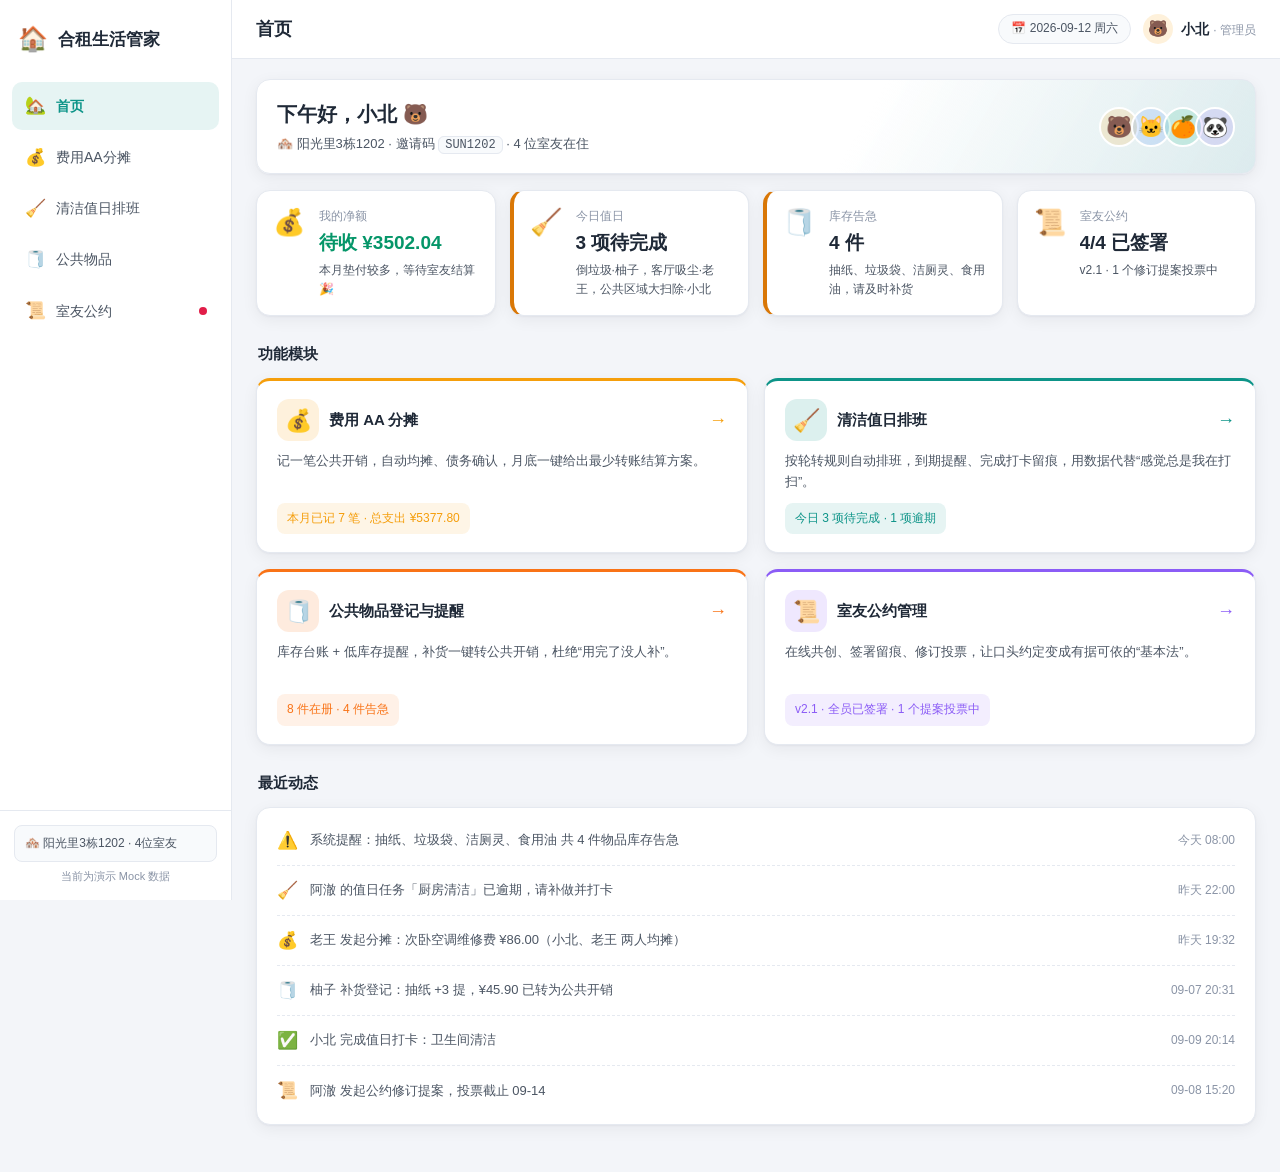
<file: index.html>
<!DOCTYPE html>
<html lang="zh-CN">
<head>
  <meta charset="UTF-8" />
  <meta name="viewport" content="width=device-width, initial-scale=1.0" />
  <title>合租生活管家</title>
  <!-- 自包含单文件版：CSS / Mock 数据 / 应用逻辑已全部内联，可单独部署 -->
  <style>
/* ============================================================
   合租生活管家 - 全局样式
   ============================================================ */
:root {
  --bg: #f3f5f9;
  --panel: #ffffff;
  --panel-2: #f8fafc;
  --text: #1f2937;
  --text-2: #4b5563;
  --muted: #8a94a6;
  --border: #e5e9f0;
  --primary: #0d9488;
  --primary-weak: #0d94881a;
  --danger: #e11d48;
  --danger-weak: #e11d481a;
  --warn: #d97706;
  --warn-weak: #d977061a;
  --ok: #059669;
  --ok-weak: #0596691a;
  --info: #6366f1;
  --info-weak: #6366f11a;
  --radius: 14px;
  --shadow: 0 1px 2px rgba(16, 24, 40, .04), 0 4px 16px rgba(16, 24, 40, .06);
  --sidebar-w: 232px;
}

@media (prefers-color-scheme: dark) {
  :root {
    --bg: #10141b;
    --panel: #1a212b;
    --panel-2: #202936;
    --text: #e5e9f0;
    --text-2: #c3cad6;
    --muted: #8a94a6;
    --border: #2a3442;
    --primary: #2dd4bf;
    --primary-weak: #2dd4bf22;
    --danger: #fb7185;
    --danger-weak: #fb718522;
    --warn: #fbbf24;
    --warn-weak: #fbbf2422;
    --ok: #34d399;
    --ok-weak: #34d39922;
    --info: #818cf8;
    --info-weak: #818cf822;
    --shadow: 0 1px 2px rgba(0, 0, 0, .3), 0 4px 16px rgba(0, 0, 0, .25);
  }
}

* { box-sizing: border-box; margin: 0; padding: 0; }

html, body { height: 100%; }

body {
  font-family: -apple-system, BlinkMacSystemFont, "Segoe UI", "PingFang SC",
    "Hiragino Sans GB", "Microsoft YaHei", "Noto Sans SC", sans-serif;
  background: var(--bg);
  color: var(--text);
  font-size: 14px;
  line-height: 1.6;
}

/* ---------------- 布局 ---------------- */
.layout { display: flex; min-height: 100vh; }

.main { flex: 1; min-width: 0; display: flex; flex-direction: column; }

.page { padding: 20px 24px 48px; max-width: 1200px; width: 100%; margin: 0 auto; }

/* ---------------- 侧边栏 ---------------- */
.sidebar {
  width: var(--sidebar-w);
  flex-shrink: 0;
  background: var(--panel);
  border-right: 1px solid var(--border);
  display: flex;
  flex-direction: column;
  position: sticky;
  top: 0;
  height: 100vh;
}

.logo {
  display: flex;
  align-items: center;
  gap: 10px;
  padding: 20px 18px 16px;
  font-size: 17px;
  font-weight: 700;
}
.logo-icon { font-size: 24px; }

.nav { display: flex; flex-direction: column; gap: 4px; padding: 8px 12px; flex: 1; }

.nav-item {
  display: flex;
  align-items: center;
  gap: 10px;
  padding: 10px 12px;
  border-radius: 10px;
  color: var(--text-2);
  text-decoration: none;
  font-weight: 500;
  transition: background .15s, color .15s;
  position: relative;
}
.nav-item:hover { background: var(--panel-2); color: var(--text); }
.nav-item.active { background: var(--primary-weak); color: var(--primary); font-weight: 600; }
.nav-icon { font-size: 17px; width: 22px; text-align: center; }

.nav-dot {
  position: absolute;
  right: 12px;
  top: 50%;
  transform: translateY(-50%);
  width: 8px; height: 8px;
  border-radius: 50%;
  background: var(--danger);
}

.sidebar-footer { padding: 14px; border-top: 1px solid var(--border); display: grid; gap: 6px; }
.house-chip {
  font-size: 12px;
  background: var(--panel-2);
  border: 1px solid var(--border);
  border-radius: 8px;
  padding: 8px 10px;
  color: var(--text-2);
}
.demo-chip { font-size: 11px; color: var(--muted); text-align: center; }

/* ---------------- 顶栏 ---------------- */
.topbar {
  display: flex;
  align-items: center;
  justify-content: space-between;
  gap: 12px;
  padding: 14px 24px;
  background: var(--panel);
  border-bottom: 1px solid var(--border);
  position: sticky;
  top: 0;
  z-index: 10;
}
.topbar h1 { font-size: 18px; font-weight: 700; }
.topbar-right { display: flex; align-items: center; gap: 12px; }
.today-chip {
  font-size: 12px;
  color: var(--text-2);
  background: var(--panel-2);
  border: 1px solid var(--border);
  border-radius: 999px;
  padding: 4px 12px;
}
.user-chip { display: flex; align-items: center; gap: 8px; font-weight: 600; }
.user-chip em { font-style: normal; color: var(--muted); font-weight: 400; font-size: 12px; }

/* ---------------- 头像 / 成员 ---------------- */
.avatar {
  display: inline-flex;
  align-items: center;
  justify-content: center;
  width: 30px; height: 30px;
  border-radius: 50%;
  font-size: 16px;
  flex-shrink: 0;
}
.avatar-lg { width: 40px; height: 40px; font-size: 21px; }

.member-chip {
  display: inline-flex;
  align-items: center;
  gap: 6px;
  font-size: 13px;
  color: var(--text-2);
}
.member-chip .avatar { width: 22px; height: 22px; font-size: 12px; }

/* ---------------- 卡片 ---------------- */
.card {
  background: var(--panel);
  border: 1px solid var(--border);
  border-radius: var(--radius);
  box-shadow: var(--shadow);
  padding: 18px 20px;
}
.card-accent { border-left: 4px solid var(--primary); }
.card-title { font-size: 15px; font-weight: 700; margin-bottom: 14px; display: flex; align-items: baseline; gap: 8px; flex-wrap: wrap; }
.card-title-sub { font-size: 12px; font-weight: 400; color: var(--muted); }
.card-foot { font-size: 12px; color: var(--muted); margin-top: 12px; }

.section-title { font-size: 15px; font-weight: 700; margin: 26px 2px 12px; }

.cols-2 { display: grid; grid-template-columns: 1fr 1fr; gap: 16px; align-items: start; }
.stack { display: grid; gap: 16px; }

.stat-row { display: grid; grid-template-columns: repeat(4, 1fr); gap: 14px; margin-bottom: 4px; }
.stat-card { display: flex; gap: 14px; align-items: flex-start; padding: 16px; }
.stat-card.warn { border-left: 4px solid var(--warn); }
.stat-icon { font-size: 26px; line-height: 1.2; }
.stat-body { min-width: 0; }
.stat-label { font-size: 12px; color: var(--muted); }
.stat-value { font-size: 19px; font-weight: 700; margin: 2px 0; white-space: nowrap; overflow: hidden; text-overflow: ellipsis; }
.stat-sub { font-size: 12px; color: var(--text-2); }

/* ---------------- 首页 ---------------- */
.hero {
  display: flex;
  align-items: center;
  justify-content: space-between;
  gap: 16px;
  margin-bottom: 16px;
  background: linear-gradient(120deg, var(--panel) 60%, var(--primary-weak));
}
.hero h2 { font-size: 20px; }
.hero-sub { color: var(--text-2); font-size: 13px; margin-top: 4px; }
.hero-sub code { background: var(--panel-2); border: 1px solid var(--border); border-radius: 6px; padding: 1px 6px; font-size: 12px; }
.hero-members { display: flex; gap: -8px; }
.hero-members .avatar { margin-left: -8px; border: 2px solid var(--panel); }
.hero-members .avatar:first-child { margin-left: 0; }

.module-grid { display: grid; grid-template-columns: repeat(2, 1fr); gap: 16px; }
.module-card { cursor: pointer; transition: transform .15s, box-shadow .15s; border-top: 3px solid var(--mc); }
.module-card:hover { transform: translateY(-2px); box-shadow: 0 8px 24px rgba(16, 24, 40, .1); }
.module-card:focus-visible { outline: 2px solid var(--primary); outline-offset: 2px; }
.module-head { display: flex; align-items: center; gap: 10px; }
.module-icon {
  width: 42px; height: 42px;
  display: inline-flex; align-items: center; justify-content: center;
  font-size: 22px;
  background: color-mix(in srgb, var(--mc) 14%, transparent);
  border-radius: 12px;
}
.module-name { font-size: 15px; font-weight: 700; flex: 1; }
.module-arrow { color: var(--mc); font-size: 18px; font-weight: 700; }
.module-desc { color: var(--text-2); font-size: 13px; margin: 10px 0; min-height: 42px; }
.module-mini {
  font-size: 12px;
  color: var(--mc);
  background: color-mix(in srgb, var(--mc) 10%, transparent);
  border-radius: 8px;
  padding: 6px 10px;
  display: inline-block;
}

.activity-card { padding: 8px 20px; }
.activity-list { list-style: none; }
.activity-list li {
  display: flex;
  align-items: center;
  gap: 12px;
  padding: 11px 0;
  border-bottom: 1px dashed var(--border);
}
.activity-list li:last-child { border-bottom: none; }
.activity-icon { font-size: 17px; }
.activity-text { flex: 1; color: var(--text-2); font-size: 13px; }
.activity-time { color: var(--muted); font-size: 12px; white-space: nowrap; }

/* ---------------- 徽章 / 标签 ---------------- */
.badge {
  display: inline-block;
  font-size: 12px;
  border-radius: 999px;
  padding: 2px 10px;
  font-weight: 500;
  white-space: nowrap;
}
.badge-ok { background: var(--ok-weak); color: var(--ok); }
.badge-warn { background: var(--warn-weak); color: var(--warn); }
.badge-danger { background: var(--danger-weak); color: var(--danger); }
.badge-info { background: var(--info-weak); color: var(--info); }
.badge-today { background: var(--primary-weak); color: var(--primary); margin-left: 6px; }

.tag {
  display: inline-block;
  font-size: 11px;
  color: var(--muted);
  border: 1px solid var(--border);
  border-radius: 6px;
  padding: 0 6px;
  margin-left: 6px;
  vertical-align: middle;
}

.cat-badge {
  display: inline-block;
  font-size: 12px;
  color: var(--cc);
  background: color-mix(in srgb, var(--cc) 12%, transparent);
  border-radius: 6px;
  padding: 2px 8px;
  font-weight: 500;
}

.text-green { color: var(--ok); }
.text-red { color: var(--danger); }
.text-muted { color: var(--muted); }
.small { font-size: 12px; }

/* ---------------- 表格 ---------------- */
.table-wrap { overflow-x: auto; }
.table { width: 100%; border-collapse: collapse; font-size: 13px; }
.table th {
  text-align: left;
  font-size: 12px;
  color: var(--muted);
  font-weight: 500;
  padding: 8px 10px;
  border-bottom: 1px solid var(--border);
  white-space: nowrap;
}
.table td { padding: 10px; border-bottom: 1px solid var(--border); vertical-align: middle; }
.table tbody tr:last-child td { border-bottom: none; }
.table tbody tr:hover { background: var(--panel-2); }
.td-num { text-align: right; font-variant-numeric: tabular-nums; white-space: nowrap; }
.td-date { color: var(--muted); white-space: nowrap; font-variant-numeric: tabular-nums; }
.td-note { max-width: 260px; }
.row-today td { background: var(--primary-weak); }
.empty { color: var(--muted); text-align: center; padding: 16px; list-style: none; }

/* ---------------- 按钮 ---------------- */
.btn {
  display: inline-flex;
  align-items: center;
  justify-content: center;
  gap: 6px;
  border: 1px solid transparent;
  border-radius: 10px;
  padding: 8px 16px;
  font-size: 13px;
  font-weight: 600;
  cursor: pointer;
  transition: filter .15s, background .15s;
  font-family: inherit;
}
.btn:hover { filter: brightness(1.06); }
.btn:active { filter: brightness(.96); }
.btn-primary { background: var(--primary); color: #fff; }
.btn-outline { background: transparent; border-color: var(--border); color: var(--text-2); }
.btn-outline:hover { background: var(--panel-2); }
.btn-sm { padding: 4px 10px; font-size: 12px; border-radius: 8px; }
.btn-block { width: 100%; margin-top: 12px; }

/* ---------------- 费用模块 ---------------- */
.balance-list, .settle-list { list-style: none; }
.balance-row {
  display: flex;
  align-items: center;
  gap: 10px;
  padding: 9px 0;
  border-bottom: 1px dashed var(--border);
}
.balance-row:last-child { border-bottom: none; }
.balance-name { flex: 1; font-weight: 500; }
.balance-amt { font-weight: 700; font-variant-numeric: tabular-nums; }

.settle-row {
  display: flex;
  align-items: center;
  gap: 10px;
  padding: 10px 0;
  border-bottom: 1px dashed var(--border);
  flex-wrap: wrap;
}
.settle-row:last-of-type { border-bottom: none; }
.settle-arrow { color: var(--muted); }
.settle-amt { margin-left: auto; font-weight: 700; color: var(--danger); font-variant-numeric: tabular-nums; }

.expense-form { display: grid; gap: 14px; }
.form-grid { display: grid; grid-template-columns: repeat(3, 1fr); gap: 12px; }
.field { display: grid; gap: 6px; font-size: 13px; color: var(--text-2); }
.field > span { font-weight: 500; }
.field-wide { grid-column: 1 / -1; }
.field input, .field select {
  border: 1px solid var(--border);
  background: var(--panel-2);
  color: var(--text);
  border-radius: 10px;
  padding: 9px 12px;
  font-size: 14px;
  font-family: inherit;
  width: 100%;
}
.field input:focus, .field select:focus { outline: 2px solid var(--primary); outline-offset: -1px; }

.split-checks { display: flex; gap: 10px; flex-wrap: wrap; }
.check-chip {
  display: inline-flex;
  align-items: center;
  gap: 6px;
  border: 1px solid var(--border);
  background: var(--panel-2);
  border-radius: 999px;
  padding: 5px 12px 5px 6px;
  cursor: pointer;
  font-size: 13px;
  color: var(--text-2);
  user-select: none;
}
.check-chip:has(input:checked) { border-color: var(--primary); background: var(--primary-weak); color: var(--primary); font-weight: 600; }
.check-chip input { accent-color: var(--primary); }
.form-actions { display: flex; justify-content: flex-end; }

/* ---------------- 值日模块 ---------------- */
.chore-list { list-style: none; display: grid; gap: 8px; }
.chore-row {
  display: flex;
  align-items: center;
  gap: 10px;
  background: var(--panel-2);
  border: 1px solid var(--border);
  border-radius: 10px;
  padding: 9px 12px;
  flex-wrap: wrap;
}
.chore-task { font-weight: 600; flex: 1; min-width: 90px; }
.chore-row .btn { margin-left: auto; }
.freq { display: block; font-size: 11px; color: var(--muted); }

.rotation { display: flex; align-items: center; gap: 6px; flex-wrap: wrap; margin-bottom: 10px; }
.rot-item { display: inline-flex; align-items: center; gap: 6px; }
.rot-arrow { color: var(--muted); font-weight: 700; }
.rule-text { font-size: 13px; color: var(--text-2); margin-bottom: 14px; }

.fair-stats { display: grid; gap: 8px; }
.fair-row { display: flex; align-items: center; gap: 10px; }
.fair-name { width: 42px; font-size: 13px; font-weight: 500; }
.fair-row .bar { flex: 1; }
.fair-num { font-size: 12px; color: var(--text-2); font-variant-numeric: tabular-nums; white-space: nowrap; }
.fair-num em { font-style: normal; }

.bar { height: 8px; background: var(--panel-2); border: 1px solid var(--border); border-radius: 999px; overflow: hidden; }
.bar-fill { height: 100%; background: var(--primary); border-radius: 999px; transition: width .3s; }
.bar-fill.ok { background: var(--ok); }
.bar-fill.warn { background: var(--warn); }

/* ---------------- 物品模块 ---------------- */
.alert {
  border-radius: var(--radius);
  padding: 12px 16px;
  font-size: 13px;
  margin-bottom: 16px;
  border: 1px solid;
}
.alert-warn { background: var(--warn-weak); border-color: color-mix(in srgb, var(--warn) 35%, transparent); color: var(--text); }
.alert-ok { background: var(--ok-weak); border-color: color-mix(in srgb, var(--ok) 35%, transparent); color: var(--text); }

.item-grid { display: grid; grid-template-columns: repeat(4, 1fr); gap: 14px; margin-bottom: 16px; }
.item-card { padding: 16px; display: grid; gap: 10px; }
.item-head { display: flex; align-items: center; gap: 10px; }
.item-icon {
  width: 40px; height: 40px;
  display: inline-flex; align-items: center; justify-content: center;
  font-size: 21px;
  background: var(--panel-2);
  border-radius: 10px;
}
.item-title { flex: 1; min-width: 0; }
.item-name { font-weight: 700; }
.item-loc { font-size: 12px; color: var(--muted); }
.item-stock { font-size: 13px; color: var(--text-2); }
.item-stock b { font-size: 17px; color: var(--text); }
.item-actions { display: flex; gap: 8px; }
.item-actions .btn { flex: 1; }

/* ---------------- 公约模块 ---------------- */
.pact-head {
  display: flex;
  align-items: center;
  justify-content: space-between;
  gap: 16px;
  margin-bottom: 16px;
  flex-wrap: wrap;
}
.pact-head h2 { font-size: 18px; display: flex; align-items: center; gap: 8px; }

.clause-list { list-style: none; display: grid; gap: 4px; counter-reset: none; }
.clause { padding: 10px 0; border-bottom: 1px dashed var(--border); }
.clause:last-child { border-bottom: none; }
.clause b { font-size: 14px; }
.clause p { color: var(--text-2); font-size: 13px; margin-top: 2px; }

.proposal-title { font-weight: 600; margin: 4px 0 2px; }
.vote-bar-wrap { margin: 12px 0; }
.vote-bar { height: 10px; border-radius: 999px; background: var(--danger-weak); overflow: hidden; }
.vote-for { height: 100%; background: var(--ok); border-radius: 999px; transition: width .3s; }
.vote-nums { display: flex; justify-content: space-between; font-size: 12px; margin-top: 6px; font-weight: 600; }
.vote-btns { display: flex; gap: 10px; }
.vote-btns .btn { flex: 1; }
.voted { font-size: 13px; color: var(--text-2); background: var(--panel-2); border-radius: 10px; padding: 8px 12px; }

.sign-grid { display: grid; grid-template-columns: repeat(2, 1fr); gap: 10px; }
.sign-card {
  display: flex;
  flex-direction: column;
  align-items: center;
  gap: 4px;
  background: var(--panel-2);
  border: 1px solid var(--border);
  border-radius: 12px;
  padding: 12px 8px;
  text-align: center;
}
.sign-name { font-weight: 600; font-size: 13px; }
.sign-time { font-size: 11px; color: var(--muted); line-height: 1.5; }

.timeline { list-style: none; position: relative; padding-left: 18px; }
.timeline::before {
  content: '';
  position: absolute;
  left: 5px; top: 6px; bottom: 6px;
  width: 2px;
  background: var(--border);
}
.timeline-item { position: relative; padding: 6px 0 14px; }
.timeline-item:last-child { padding-bottom: 2px; }
.timeline-dot {
  position: absolute;
  left: -18px; top: 12px;
  width: 12px; height: 12px;
  border-radius: 50%;
  background: var(--primary);
  border: 2px solid var(--panel);
  box-shadow: 0 0 0 2px var(--primary-weak);
}
.timeline-item b { font-size: 14px; }
.timeline-item p { color: var(--text-2); font-size: 13px; margin-top: 2px; }

/* ---------------- Toast ---------------- */
.toast {
  position: fixed;
  left: 50%;
  bottom: 32px;
  transform: translate(-50%, 20px);
  background: #1f2937;
  color: #fff;
  border-radius: 12px;
  padding: 10px 20px;
  font-size: 13px;
  box-shadow: 0 8px 24px rgba(0, 0, 0, .25);
  opacity: 0;
  pointer-events: none;
  transition: opacity .2s, transform .2s;
  z-index: 100;
  max-width: 86vw;
}
.toast.show { opacity: 1; transform: translate(-50%, 0); }
.toast.warn { background: #92400e; }
.toast.err { background: #9f1239; }

/* ---------------- 响应式 ---------------- */
@media (max-width: 1080px) {
  .stat-row { grid-template-columns: repeat(2, 1fr); }
  .item-grid { grid-template-columns: repeat(2, 1fr); }
}

@media (max-width: 860px) {
  .layout { flex-direction: column; }
  .sidebar {
    width: 100%;
    height: auto;
    position: static;
    border-right: none;
    border-bottom: 1px solid var(--border);
  }
  .logo { padding: 12px 16px; }
  .nav { flex-direction: row; overflow-x: auto; padding: 4px 12px 10px; }
  .nav-item { white-space: nowrap; padding: 8px 12px; }
  .nav-dot { display: none; }
  .sidebar-footer { display: none; }
  .cols-2, .module-grid { grid-template-columns: 1fr; }
  .form-grid { grid-template-columns: 1fr; }
  .page { padding: 16px 14px 40px; }
  .topbar { padding: 12px 14px; }
  .today-chip { display: none; }
}

@media (max-width: 560px) {
  .stat-row, .item-grid, .sign-grid { grid-template-columns: 1fr; }
}
  </style>
</head>
<body>
  <div class="layout">
    <!-- 左侧导航栏 -->
    <aside class="sidebar">
      <div class="logo">
        <span class="logo-icon">🏠</span>
        <span class="logo-text">合租生活管家</span>
      </div>
      <nav class="nav">
        <a class="nav-item" href="#/home" data-route="home">
          <span class="nav-icon">🏡</span><span>首页</span>
        </a>
        <a class="nav-item" href="#/expenses" data-route="expenses">
          <span class="nav-icon">💰</span><span>费用AA分摊</span>
        </a>
        <a class="nav-item" href="#/chores" data-route="chores">
          <span class="nav-icon">🧹</span><span>清洁值日排班</span>
        </a>
        <a class="nav-item" href="#/items" data-route="items">
          <span class="nav-icon">🧻</span><span>公共物品</span>
        </a>
        <a class="nav-item" href="#/pact" data-route="pact">
          <span class="nav-icon">📜</span><span>室友公约</span>
          <span class="nav-dot" title="有提案投票中"></span>
        </a>
      </nav>
      <div class="sidebar-footer">
        <div class="house-chip">🏘️ 阳光里3栋1202 · 4位室友</div>
        <div class="demo-chip">当前为演示 Mock 数据</div>
      </div>
    </aside>

    <!-- 主内容区 -->
    <main class="main">
      <header class="topbar">
        <h1 id="page-title">首页</h1>
        <div class="topbar-right">
          <span class="today-chip" id="today-chip">📅 2026-09-12 周六</span>
          <span class="user-chip">
            <span class="avatar" style="background:#f59e0b26">🐻</span>
            <span>小北 <em>· 管理员</em></span>
          </span>
        </div>
      </header>
      <div class="page" id="page"><!-- 由内联 app 脚本渲染 --></div>
    </main>
  </div>

  <div class="toast" id="toast"></div>

  <script>
/* ============================================================
 * 合租生活管家 - Mock 数据
 * 演示用静态数据，后续接入真实 API 时替换本文件即可
 * ============================================================ */
const MOCK = {
  today: '2026-09-12',
  todayLabel: '2026-09-12 周六',
  currentUserId: 'm1',

  house: { name: '阳光里3栋1202', memberCount: 4, inviteCode: 'SUN1202' },

  members: [
    { id: 'm1', name: '小北', avatar: '🐻', role: '管理员', color: '#f59e0b' },
    { id: 'm2', name: '阿澈', avatar: '🐱', role: '成员',   color: '#3b82f6' },
    { id: 'm3', name: '柚子', avatar: '🍊', role: '成员',   color: '#10b981' },
    { id: 'm4', name: '老王', avatar: '🐼', role: '成员',   color: '#8b5cf6' },
  ],

  /* ---------------- 模块一：费用 AA 分摊 ---------------- */
  expenseCategories: ['房租', '水电燃气', '网费', '公共用品', '其他'],
  expenses: [
    { id: 'e1', date: '2026-09-01', category: '房租',     note: '九月房租（整租四室）',      amount: 4800,   payerId: 'm1', splitAmong: ['m1', 'm2', 'm3', 'm4'], status: '已确认' },
    { id: 'e2', date: '2026-09-03', category: '水电燃气', note: '八月水电燃气费',            amount: 216.40, payerId: 'm4', splitAmong: ['m1', 'm2', 'm3', 'm4'], status: '已确认' },
    { id: 'e3', date: '2026-09-05', category: '网费',     note: '宽带月费',                  amount: 129,    payerId: 'm2', splitAmong: ['m1', 'm2', 'm3', 'm4'], status: '已确认' },
    { id: 'e4', date: '2026-09-07', category: '公共用品', note: '抽纸x3、垃圾袋x2',          amount: 45.90,  payerId: 'm3', splitAmong: ['m1', 'm2', 'm3', 'm4'], status: '已确认', tag: '补货转化' },
    { id: 'e5', date: '2026-09-08', category: '其他',     note: '次卧空调维修费',            amount: 86,     payerId: 'm4', splitAmong: ['m1', 'm4'],             status: '待确认', tag: '部分人分摊' },
    { id: 'e6', date: '2026-09-09', category: '公共用品', note: '洗衣液、洁厕灵',            amount: 68,     payerId: 'm1', splitAmong: ['m1', 'm2', 'm3', 'm4'], status: '已确认', tag: '补货转化' },
    { id: 'e7', date: '2026-09-11', category: '公共用品', note: '厨房纸巾、洗洁精',          amount: 32.50,  payerId: 'm3', splitAmong: ['m1', 'm2', 'm3', 'm4'], status: '待确认' },
  ],

  /* ---------------- 模块二：清洁值日排班 ---------------- */
  rotationOrder: ['m2', 'm3', 'm4', 'm1'], // 阿澈 → 柚子 → 老王 → 小北
  chores: [
    { id: 'c1',  date: '2026-09-07', weekday: '周一', task: '倒垃圾',         freq: '每日',       memberId: 'm2', status: 'done' },
    { id: 'c2',  date: '2026-09-07', weekday: '周一', task: '厨房清洁',       freq: '每周一 / 四', memberId: 'm3', status: 'done' },
    { id: 'c3',  date: '2026-09-08', weekday: '周二', task: '倒垃圾',         freq: '每日',       memberId: 'm3', status: 'done' },
    { id: 'c4',  date: '2026-09-09', weekday: '周三', task: '倒垃圾',         freq: '每日',       memberId: 'm4', status: 'done' },
    { id: 'c5',  date: '2026-09-09', weekday: '周三', task: '卫生间清洁',     freq: '每周三',     memberId: 'm1', status: 'done' },
    { id: 'c6',  date: '2026-09-10', weekday: '周四', task: '倒垃圾',         freq: '每日',       memberId: 'm1', status: 'done' },
    { id: 'c7',  date: '2026-09-10', weekday: '周四', task: '厨房清洁',       freq: '每周一 / 四', memberId: 'm2', status: 'overdue' },
    { id: 'c8',  date: '2026-09-11', weekday: '周五', task: '倒垃圾',         freq: '每日',       memberId: 'm2', status: 'done' },
    { id: 'c9',  date: '2026-09-12', weekday: '周六', task: '倒垃圾',         freq: '每日',       memberId: 'm3', status: 'pending' },
    { id: 'c10', date: '2026-09-12', weekday: '周六', task: '客厅吸尘',       freq: '每周六',     memberId: 'm4', status: 'pending' },
    { id: 'c11', date: '2026-09-12', weekday: '周六', task: '公共区域大扫除', freq: '每两周',     memberId: 'm1', status: 'pending' },
    { id: 'c12', date: '2026-09-13', weekday: '周日', task: '倒垃圾',         freq: '每日',       memberId: 'm4', status: 'pending' },
    { id: 'c13', date: '2026-09-13', weekday: '周日', task: '厨房清洁',       freq: '每周一 / 四', memberId: 'm1', status: 'pending' },
  ],

  /* ---------------- 模块三：公共物品登记与提醒 ---------------- */
  items: [
    { id: 'i1', icon: '🧻', name: '抽纸',       stock: 1, threshold: 2, unit: '提', location: '卫生间' },
    { id: 'i2', icon: '🗑️', name: '垃圾袋',     stock: 2, threshold: 3, unit: '卷', location: '厨房' },
    { id: 'i3', icon: '🧴', name: '洗衣液',     stock: 6, threshold: 2, unit: '瓶', location: '阳台' },
    { id: 'i4', icon: '🫧', name: '洗洁精',     stock: 3, threshold: 2, unit: '瓶', location: '厨房' },
    { id: 'i5', icon: '🚽', name: '洁厕灵',     stock: 1, threshold: 1, unit: '瓶', location: '卫生间' },
    { id: 'i6', icon: '🍚', name: '大米(5kg)',  stock: 4, threshold: 2, unit: '袋', location: '厨房' },
    { id: 'i7', icon: '🫒', name: '食用油',     stock: 2, threshold: 2, unit: '瓶', location: '厨房' },
    { id: 'i8', icon: '🧼', name: '洗手液',     stock: 4, threshold: 2, unit: '瓶', location: '卫生间' },
  ],
  itemLogs: [
    { time: '09-11 21:40', itemName: '垃圾袋', type: '消耗', qty: -1, byId: 'm4', cost: null,  linked: null },
    { time: '09-11 18:02', itemName: '抽纸',   type: '消耗', qty: -1, byId: 'm2', cost: null,  linked: null },
    { time: '09-10 10:15', itemName: '洗衣液', type: '补货', qty: 1,  byId: 'm1', cost: 36.90, linked: '已转公共开销' },
    { time: '09-09 08:47', itemName: '抽纸',   type: '消耗', qty: -1, byId: 'm3', cost: null,  linked: null },
    { time: '09-07 20:31', itemName: '抽纸',   type: '补货', qty: 3,  byId: 'm3', cost: 45.90, linked: '已转公共开销' },
    { time: '09-06 12:00', itemName: '大米',   type: '补货', qty: 2,  byId: 'm4', cost: null,  linked: null },
  ],

  /* ---------------- 模块四：室友公约管理 ---------------- */
  pact: {
    title: '1202 室友公约',
    version: 'v2.1',
    effective: '2026-08-20',
    clauses: [
      { title: '安静时间', text: '每日 23:00 至次日 7:00 为安静时间，请调低音量、轻声关门；周末可延后至 23:30（提案投票中）。' },
      { title: '访客留宿', text: '访客留宿需提前 24 小时在群内告知全体室友，单人每月连续留宿不超过 2 晚。' },
      { title: '公共卫生', text: '谁弄脏谁清理；使用厨房后当日完成灶台与水池清洁；值日任务按排班表执行并打卡。' },
      { title: '宠物',     text: '现有宠物：无。新增饲养宠物需经全体室友一致同意。' },
      { title: '吸烟',     text: '室内（含阳台、卫生间）全面禁烟，吸烟请至楼下指定区域。' },
      { title: '费用结算', text: '公共开销发起分摊后 3 日内完成结算；有异议先申诉、后付款，不无故拖延。' },
      { title: '快递外卖', text: '外卖快递及时自取，公共快递放置客厅置物架；公共物品到货由收件人登记入库。' },
      { title: '公共物品', text: '个人物品请自行标记；公共物品用至低库存时标记提醒，补货支出可一键转为公共开销均摊。' },
    ],
    signs: [
      { memberId: 'm1', time: '2026-08-20 21:12' },
      { memberId: 'm2', time: '2026-08-20 21:40' },
      { memberId: 'm3', time: '2026-08-21 09:03' },
      { memberId: 'm4', time: '2026-08-21 20:55' },
    ],
    history: [
      { version: 'v2.1', date: '2026-08-20', note: '修订「安静时间」：明确轻声关门要求', byId: 'm1' },
      { version: 'v2.0', date: '2026-06-15', note: '新增「宠物」「吸烟」条款，投票 4/4 通过', byId: 'm3' },
      { version: 'v1.0', date: '2026-03-01', note: '初始版本发布，全员签署', byId: 'm1' },
    ],
  },
  proposal: {
    title: '周末安静时间延后至 24:00（放映电影场景）',
    proposerId: 'm2',
    deadline: '2026-09-14',
    rule: '过半数（≥3 票赞成）通过后并入公约 v2.2',
    votes: { m2: 'for', m3: 'for', m4: 'against' }, // 已有投票；小北(m1)未投
  },

  /* ---------------- 首页动态 ---------------- */
  activities: [
    { icon: '⚠️', text: '系统提醒：抽纸、垃圾袋、洁厕灵、食用油 共 4 件物品库存告急', time: '今天 08:00' },
    { icon: '🧹', text: '阿澈 的值日任务「厨房清洁」已逾期，请补做并打卡', time: '昨天 22:00' },
    { icon: '💰', text: '老王 发起分摊：次卧空调维修费 ¥86.00（小北、老王 两人均摊）', time: '昨天 19:32' },
    { icon: '🧻', text: '柚子 补货登记：抽纸 +3 提，¥45.90 已转为公共开销', time: '09-07 20:31' },
    { icon: '✅', text: '小北 完成值日打卡：卫生间清洁', time: '09-09 20:14' },
    { icon: '📜', text: '阿澈 发起公约修订提案，投票截止 09-14', time: '09-08 15:20' },
  ],
};

/* ============================================================
 * 合租生活管家 - 单页应用（Hash 路由 + Mock 数据渲染）
 * 页面：#/home 首页 | #/expenses 费用 | #/chores 值日
 *       #/items 物品 | #/pact 公约
 * ============================================================ */
'use strict';

const App = (() => {
  /* ---------------- 全局状态（内存态，刷新即重置） ---------------- */
  const state = {
    route: 'home',
    currentUserId: MOCK.currentUserId,
    expenses: MOCK.expenses.map(e => ({ ...e })),
    chores: MOCK.chores.map(c => ({ ...c })),
    items: MOCK.items.map(i => ({ ...i })),
    itemLogs: MOCK.itemLogs.slice(),
    proposal: { ...MOCK.proposal, votes: { ...MOCK.proposal.votes }, myVote: null },
    activities: MOCK.activities.slice(),
    idSeq: 100,
  };

  const $ = sel => document.querySelector(sel);
  const me = () => memberById(state.currentUserId);
  const memberById = id => MOCK.members.find(m => m.id === id);
  const esc = s => String(s).replace(/[&<>"']/g, c => ({ '&': '&amp;', '<': '&lt;', '>': '&gt;', '"': '&quot;', "'": '&#39;' }[c]));
  const fmtC = cents => '¥' + (Math.abs(cents) / 100).toFixed(2);
  const fmtA = a => '¥' + Number(a).toFixed(2);
  const avatar = (m, size = '') => `<span class="avatar ${size}" style="background:${m.color}26">${m.avatar}</span>`;
  const memberChip = id => { const m = memberById(id); return `<span class="member-chip">${avatar(m)}${m.name}</span>`; };

  const TITLES = {
    home: '首页', expenses: '费用 AA 分摊', chores: '清洁值日排班',
    items: '公共物品登记与提醒', pact: '室友公约管理',
  };

  /* ---------------- 账目计算（以“分”为单位避免浮点误差） ---------------- */
  function computeBalances() {
    const bal = {};
    MOCK.members.forEach(m => (bal[m.id] = 0));
    state.expenses.forEach(e => {
      const totalC = Math.round(e.amount * 100);
      const n = e.splitAmong.length;
      const base = Math.floor(totalC / n);
      const rem = totalC - base * n; // 余数分摊给前 rem 人
      e.splitAmong.forEach((id, i) => { bal[id] -= base + (i < rem ? 1 : 0); });
      bal[e.payerId] += totalC;
    });
    return bal;
  }

  function settlePlan() {
    const bal = computeBalances();
    const debtors = [], creditors = [];
    MOCK.members.forEach(m => {
      const v = bal[m.id];
      if (v <= -1) debtors.push({ id: m.id, v: -v });
      else if (v >= 1) creditors.push({ id: m.id, v });
    });
    debtors.sort((a, b) => b.v - a.v);
    creditors.sort((a, b) => b.v - a.v);
    const plan = [];
    let i = 0, j = 0;
    while (i < debtors.length && j < creditors.length) {
      const amt = Math.min(debtors[i].v, creditors[j].v);
      plan.push({ from: debtors[i].id, to: creditors[j].id, amt });
      debtors[i].v -= amt; creditors[j].v -= amt;
      if (debtors[i].v <= 0) i++;
      if (creditors[j].v <= 0) j++;
    }
    return plan;
  }

  const monthTotal = () => state.expenses.reduce((s, e) => s + e.amount, 0);
  const lowItems = () => state.items.filter(i => i.stock <= i.threshold);

  /* ---------------- 通用 UI ---------------- */
  let toastTimer = null;
  function toast(msg, type = 'ok') {
    const t = $('#toast');
    t.textContent = msg;
    t.className = 'toast show ' + type;
    clearTimeout(toastTimer);
    toastTimer = setTimeout(() => { t.className = 'toast'; }, 2400);
  }

  function pushActivity(icon, text) {
    state.activities.unshift({ icon, text, time: '刚刚' });
  }

  function statCard(icon, label, value, sub, tone = '') {
    return `
      <div class="card stat-card ${tone}">
        <div class="stat-icon">${icon}</div>
        <div class="stat-body">
          <div class="stat-label">${label}</div>
          <div class="stat-value">${value}</div>
          <div class="stat-sub">${sub}</div>
        </div>
      </div>`;
  }

  /* ============================================================
   * 首页（导航页 + 看板）
   * ============================================================ */
  function renderHome() {
    const bal = computeBalances();
    const my = bal[state.currentUserId];
    const myStat = my >= 0
      ? statCard('💰', '我的净额', `<span class="text-green">待收 ${fmtC(my)}</span>`, '本月垫付较多，等待室友结算 🎉')
      : statCard('💰', '我的净额', `<span class="text-red">待付 ${fmtC(my)}</span>`, '记得在 3 日内结清（公约第 6 条）', 'warn');

    const todayList = state.chores.filter(c => c.date === MOCK.today);
    const pendingToday = todayList.filter(c => c.status !== 'done');
    const choreStat = pendingToday.length
      ? statCard('🧹', '今日值日', `${pendingToday.length} 项待完成`, pendingToday.map(c => `${c.task}·${memberById(c.memberId).name}`).join('，'), 'warn')
      : statCard('🧹', '今日值日', '已全部完成', '今天没有待办值日任务 ✨');

    const lows = lowItems();
    const itemStat = lows.length
      ? statCard('🧻', '库存告急', `${lows.length} 件`, lows.map(i => i.name).join('、') + '，请及时补货', 'warn')
      : statCard('🧻', '库存告急', '0 件', '所有公共物品库存充足 ✨');

    const pactStat = statCard('📜', '室友公约', `${MOCK.pact.signs.length}/4 已签署`, `${MOCK.pact.version} · 1 个修订提案投票中`);

    const overdueCount = state.chores.filter(c => c.status === 'overdue').length;
    const modules = [
      { route: 'expenses', icon: '💰', color: '#f59e0b', name: '费用 AA 分摊', desc: '记一笔公共开销，自动均摊、债务确认，月底一键给出最少转账结算方案。', mini: `本月已记 ${state.expenses.length} 笔 · 总支出 ${fmtA(monthTotal())}` },
      { route: 'chores', icon: '🧹', color: '#0d9488', name: '清洁值日排班', desc: '按轮转规则自动排班，到期提醒、完成打卡留痕，用数据代替“感觉总是我在打扫”。', mini: `今日 ${pendingToday.length} 项待完成${overdueCount ? ` · ${overdueCount} 项逾期` : ''}` },
      { route: 'items', icon: '🧻', color: '#f97316', name: '公共物品登记与提醒', desc: '库存台账 + 低库存提醒，补货一键转公共开销，杜绝“用完了没人补”。', mini: `${state.items.length} 件在册 · ${lows.length} 件告急` },
      { route: 'pact', icon: '📜', color: '#8b5cf6', name: '室友公约管理', desc: '在线共创、签署留痕、修订投票，让口头约定变成有据可依的“基本法”。', mini: `${MOCK.pact.version} · 全员已签署 · 1 个提案投票中` },
    ];

    return `
      <section class="hero card">
        <div>
          <h2>下午好，${me().name} ${me().avatar}</h2>
          <p class="hero-sub">🏘️ ${MOCK.house.name} · 邀请码 <code>${MOCK.house.inviteCode}</code> · ${MOCK.house.memberCount} 位室友在住</p>
        </div>
        <div class="hero-members">${MOCK.members.map(m => avatar(m, 'avatar-lg')).join('')}</div>
      </section>

      <div class="stat-row">
        ${myStat}${choreStat}${itemStat}${pactStat}
      </div>

      <h3 class="section-title">功能模块</h3>
      <div class="module-grid">
        ${modules.map(m => `
          <div class="card module-card" data-goto="${m.route}" role="button" tabindex="0" style="--mc:${m.color}">
            <div class="module-head">
              <span class="module-icon">${m.icon}</span>
              <span class="module-name">${m.name}</span>
              <span class="module-arrow">→</span>
            </div>
            <p class="module-desc">${m.desc}</p>
            <div class="module-mini">${m.mini}</div>
          </div>`).join('')}
      </div>

      <h3 class="section-title">最近动态</h3>
      <section class="card activity-card">
        <ul class="activity-list">
          ${state.activities.slice(0, 8).map(a => `
            <li><span class="activity-icon">${a.icon}</span><span class="activity-text">${esc(a.text)}</span><span class="activity-time">${a.time}</span></li>`).join('')}
        </ul>
      </section>`;
  }

  /* ============================================================
   * 模块一：费用 AA 分摊
   * ============================================================ */
  function renderExpenses() {
    const bal = computeBalances();
    const my = bal[state.currentUserId];
    const plan = settlePlan();
    const avg = monthTotal() / MOCK.members.length;

    const balanceRows = MOCK.members.map(m => {
      const v = bal[m.id];
      const cls = v > 0 ? 'text-green' : v < 0 ? 'text-red' : 'text-muted';
      const label = v > 0 ? `应收 ${fmtC(v)}` : v < 0 ? `应付 ${fmtC(v)}` : '已结清';
      return `<li class="balance-row">${avatar(m)}<span class="balance-name">${m.name}${m.id === state.currentUserId ? '（我）' : ''}</span><span class="balance-amt ${cls}">${label}</span></li>`;
    }).join('');

    const planRows = plan.length
      ? plan.map(p => `
        <li class="settle-row">
          ${memberChip(p.from)}<span class="settle-arrow">➜</span>${memberChip(p.to)}
          <span class="settle-amt">${fmtC(p.amt)}</span>
        </li>`).join('')
      : '<li class="empty">账目已全部结清 🎉</li>';

    const catColors = { '房租': '#6366f1', '水电燃气': '#0ea5e9', '网费': '#14b8a6', '公共用品': '#f97316', '其他': '#94a3b8' };
    const rows = state.expenses.map(e => {
      const n = e.splitAmong.length;
      return `
        <tr>
          <td class="td-date">${e.date.slice(5)}</td>
          <td><span class="cat-badge" style="--cc:${catColors[e.category] || '#94a3b8'}">${e.category}</span>${e.tag ? `<span class="tag">${e.tag}</span>` : ''}</td>
          <td class="td-note">${esc(e.note)}</td>
          <td>${memberChip(e.payerId)}</td>
          <td class="td-num">${fmtA(e.amount)}</td>
          <td class="td-num text-muted">${fmtA(e.amount / n)} × ${n}人</td>
          <td><span class="badge ${e.status === '已确认' ? 'badge-ok' : 'badge-warn'}">${e.status}</span></td>
        </tr>`;
    }).join('');

    return `
      <div class="stat-row">
        ${statCard('🧾', '本月总支出', fmtA(monthTotal()), `共 ${state.expenses.length} 笔公共开销`)}
        ${statCard('👥', '人均支出', fmtA(avg), '按 4 位在住室友计算')}
        ${my >= 0
          ? statCard('🙋', '我的净额', `<span class="text-green">应收 ${fmtC(my)}</span>`, '等待室友按结算建议转账')
          : statCard('🙋', '我的净额', `<span class="text-red">应付 ${fmtC(my)}</span>`, '结算后可在下方标记已结清', 'warn')}
      </div>

      <div class="cols-2">
        <section class="card">
          <h3 class="card-title">成员结余</h3>
          <ul class="balance-list">${balanceRows}</ul>
          <p class="card-foot">结余 = 累计垫付 − 累计应摊，实时计算</p>
        </section>
        <section class="card">
          <h3 class="card-title">结算建议 <span class="card-title-sub">最少 ${plan.length} 笔转账结清</span></h3>
          <ul class="settle-list">${planRows}</ul>
          <button class="btn btn-outline btn-block" data-action="settle-demo">线下转账后，一键标记全部已结清（演示）</button>
        </section>
      </div>

      <section class="card">
        <h3 class="card-title">记一笔公共开销</h3>
        <form id="expense-form" class="expense-form">
          <div class="form-grid">
            <label class="field">
              <span>金额（元）*</span>
              <input type="number" name="amount" min="0.01" step="0.01" placeholder="如 45.90" required />
            </label>
            <label class="field">
              <span>类别</span>
              <select name="category">${MOCK.expenseCategories.map(c => `<option>${c}</option>`).join('')}</select>
            </label>
            <label class="field">
              <span>付款人</span>
              <select name="payer">${MOCK.members.map(m => `<option value="${m.id}" ${m.id === state.currentUserId ? 'selected' : ''}>${m.avatar} ${m.name}</option>`).join('')}</select>
            </label>
            <label class="field field-wide">
              <span>备注</span>
              <input type="text" name="note" placeholder="如：九月电费 / 补货纸巾洗衣液" />
            </label>
          </div>
          <div class="field">
            <span>参与分摊（默认全员均摊，可取消勾选）</span>
            <div class="split-checks">
              ${MOCK.members.map(m => `
                <label class="check-chip">
                  <input type="checkbox" name="split" value="${m.id}" checked />
                  ${avatar(m)} ${m.name}
                </label>`).join('')}
            </div>
          </div>
          <div class="form-actions">
            <button type="submit" class="btn btn-primary">＋ 记一笔并自动分摊</button>
          </div>
        </form>
      </section>

      <section class="card">
        <h3 class="card-title">账单明细 <span class="card-title-sub">2026 年 9 月</span></h3>
        <div class="table-wrap">
          <table class="table">
            <thead><tr><th>日期</th><th>类别</th><th>备注</th><th>付款人</th><th class="td-num">金额</th><th class="td-num">人均</th><th>状态</th></tr></thead>
            <tbody>${rows}</tbody>
          </table>
        </div>
      </section>`;
  }

  /* ============================================================
   * 模块二：清洁值日排班
   * ============================================================ */
  function renderChores() {
    const statusBadge = s =>
      s === 'done' ? '<span class="badge badge-ok">✔ 已完成</span>'
      : s === 'overdue' ? '<span class="badge badge-danger">✖ 已逾期</span>'
      : '<span class="badge badge-warn">待完成</span>';

    const todayList = state.chores.filter(c => c.date === MOCK.today);
    const todayHtml = todayList.map(c => {
      const m = memberById(c.memberId);
      const btn = c.status === 'done'
        ? `<button class="btn btn-sm btn-outline" data-action="toggle-chore" data-id="${c.id}">撤销打卡</button>`
        : `<button class="btn btn-sm btn-primary" data-action="toggle-chore" data-id="${c.id}">完成打卡 ✔</button>`;
      return `<li class="chore-row">${avatar(m)}<span class="chore-task">${c.task}</span>${memberChip(c.memberId)}${statusBadge(c.status)}${btn}</li>`;
    }).join('') || '<li class="empty">今天没有值日任务</li>';

    const dates = [...new Set(state.chores.map(c => c.date))];
    const weekRows = dates.map(d => {
      const items = state.chores.filter(c => c.date === d);
      const isToday = d === MOCK.today;
      return items.map((c, idx) => `
        <tr class="${isToday ? 'row-today' : ''}">
          ${idx === 0 ? `<td class="td-date" rowspan="${items.length}">${d.slice(5)} ${items[0].weekday}${isToday ? '<span class="badge badge-today">今天</span>' : ''}</td>` : ''}
          <td>${c.task}<span class="freq">${c.freq}</span></td>
          <td>${memberChip(c.memberId)}</td>
          <td>${statusBadge(c.status)}</td>
          <td>${c.status === 'done'
            ? '<span class="text-muted">已留痕</span>'
            : `<button class="btn btn-sm btn-outline" data-action="toggle-chore" data-id="${c.id}">打卡</button>`}</td>
        </tr>`).join('');
    }).join('');

    const stats = MOCK.members.map(m => {
      const assigned = state.chores.filter(c => c.memberId === m.id);
      const done = assigned.filter(c => c.status === 'done').length;
      const overdue = assigned.filter(c => c.status === 'overdue').length;
      const pct = assigned.length ? Math.round(done / assigned.length * 100) : 0;
      return { m, total: assigned.length, done, overdue, pct };
    });

    return `
      <div class="cols-2">
        <section class="card card-accent">
          <h3 class="card-title">📅 今日值日 <span class="card-title-sub">${MOCK.todayLabel}</span></h3>
          <ul class="chore-list">${todayHtml}</ul>
        </section>
        <section class="card">
          <h3 class="card-title">🔄 轮转规则</h3>
          <div class="rotation">
            ${MOCK.rotationOrder.map((id, i) => `
              <span class="rot-item">${memberChip(id)}${i < MOCK.rotationOrder.length - 1 ? '<span class="rot-arrow">→</span>' : ''}</span>`).join('')}
            <span class="rot-arrow">↻</span>
          </div>
          <p class="rule-text">「倒垃圾」每日按轮转顺序自动排班；周期任务（厨房 / 卫生间 / 客厅 / 大扫除）按周轮转。请假可发起换班，对方确认后生效并留痕。</p>
          <div class="fair-stats">
            ${stats.map(s => `
              <div class="fair-row">
                ${avatar(s.m)}
                <span class="fair-name">${s.m.name}</span>
                <div class="bar"><div class="bar-fill ${s.pct >= 60 ? 'ok' : 'warn'}" style="width:${s.pct}%"></div></div>
                <span class="fair-num">${s.done}/${s.total}${s.overdue ? ` <em class="text-red">逾期${s.overdue}</em>` : ''}</span>
              </div>`).join('')}
          </div>
          <p class="card-foot">本周完成 / 分配任务数 —— 用数据代替“感觉总是我在打扫”</p>
        </section>
      </div>

      <section class="card">
        <h3 class="card-title">本周排班表 <span class="card-title-sub">09-07 ~ 09-13</span></h3>
        <div class="table-wrap">
          <table class="table">
            <thead><tr><th>日期</th><th>任务</th><th>负责人</th><th>状态</th><th>操作</th></tr></thead>
            <tbody>${weekRows}</tbody>
          </table>
        </div>
      </section>`;
  }

  /* ============================================================
   * 模块三：公共物品登记与提醒
   * ============================================================ */
  function renderItems() {
    const lows = lowItems();
    const alertHtml = lows.length
      ? `<div class="alert alert-warn">⚠️ <b>${lows.length} 件物品库存告急：</b>${lows.map(i => `${i.name}（剩 ${i.stock}${i.unit}）`).join('、')} —— 已推送提醒至全体室友，补货后可一键转为公共开销。</div>`
      : '<div class="alert alert-ok">✨ 所有公共物品库存充足</div>';

    const cards = state.items.map(it => {
      const level = it.stock === 0 ? 'out' : it.stock <= it.threshold ? 'low' : 'ok';
      const badge = level === 'out' ? '<span class="badge badge-danger">已用完</span>'
        : level === 'low' ? '<span class="badge badge-danger">告急</span>'
        : '<span class="badge badge-ok">充足</span>';
      const pct = Math.min(100, Math.round(it.stock / (it.threshold * 2) * 100));
      return `
        <div class="card item-card">
          <div class="item-head">
            <span class="item-icon">${it.icon}</span>
            <div class="item-title">
              <div class="item-name">${it.name}</div>
              <div class="item-loc">📍 ${it.location}</div>
            </div>
            ${badge}
          </div>
          <div class="item-stock">库存 <b class="${level === 'ok' ? '' : 'text-red'}">${it.stock}</b> ${it.unit} <span class="text-muted">· 阈值 ${it.threshold}${it.unit}</span></div>
          <div class="bar"><div class="bar-fill ${level === 'ok' ? 'ok' : level === 'low' ? 'warn' : ''}" style="width:${pct}%"></div></div>
          <div class="item-actions">
            <button class="btn btn-sm btn-outline" data-action="consume" data-id="${it.id}">取用 −1</button>
            <button class="btn btn-sm btn-primary" data-action="restock" data-id="${it.id}">补货 +5</button>
          </div>
        </div>`;
    }).join('');

    const logs = state.itemLogs.slice(0, 10).map(l => `
      <tr>
        <td class="td-date">${l.time}</td>
        <td>${l.itemName}</td>
        <td><span class="badge ${l.type === '补货' ? 'badge-ok' : 'badge-info'}">${l.type}</span></td>
        <td class="td-num ${l.qty > 0 ? 'text-green' : 'text-red'}">${l.qty > 0 ? '+' : ''}${l.qty}</td>
        <td>${memberChip(l.byId)}</td>
        <td class="td-num">${l.cost != null ? fmtA(l.cost) : '<span class="text-muted">—</span>'}</td>
        <td>${l.linked ? `<span class="tag">${l.linked}</span>` : '<span class="text-muted">—</span>'}</td>
      </tr>`).join('');

    return `
      ${alertHtml}
      <div class="item-grid">${cards}</div>
      <section class="card">
        <h3 class="card-title">最近流水 <span class="card-title-sub">补货支出可一键转为「费用AA分摊」账单</span></h3>
        <div class="table-wrap">
          <table class="table">
            <thead><tr><th>时间</th><th>物品</th><th>类型</th><th class="td-num">数量</th><th>操作人</th><th class="td-num">金额</th><th>关联</th></tr></thead>
            <tbody>${logs}</tbody>
          </table>
        </div>
      </section>`;
  }

  /* ============================================================
   * 模块四：室友公约管理
   * ============================================================ */
  function renderPact() {
    const p = MOCK.pact;
    const pr = state.proposal;
    const forCount = Object.values(pr.votes).filter(v => v === 'for').length + (pr.myVote === 'for' ? 1 : 0);
    const againstCount = Object.values(pr.votes).filter(v => v === 'against').length + (pr.myVote === 'against' ? 1 : 0);
    const total = forCount + againstCount;
    const forPct = total ? Math.round(forCount / total * 100) : 0;

    const clauses = p.clauses.map((c, i) => `
      <li class="clause"><b>${i + 1}. ${c.title}</b><p>${c.text}</p></li>`).join('');

    const signs = p.signs.map(s => {
      const m = memberById(s.memberId);
      return `<div class="sign-card">${avatar(m, 'avatar-lg')}<div class="sign-name">${m.name}</div><div class="sign-time">✅ 已签署<br/>${s.time}</div></div>`;
    }).join('');

    const history = p.history.map(h => `
      <li class="timeline-item">
        <span class="timeline-dot"></span>
        <div><b>${h.version}</b> <span class="text-muted">· ${h.date} · ${memberById(h.byId).name} 发布</span><p>${h.note}</p></div>
      </li>`).join('');

    const voteBtns = pr.myVote
      ? `<div class="voted">已投票：<b>${pr.myVote === 'for' ? '赞成 ✔' : '反对 ✖'}</b>（截止 ${pr.deadline}）</div>`
      : `<div class="vote-btns">
          <button class="btn btn-primary" data-action="vote" data-choice="for">👍 赞成</button>
          <button class="btn btn-outline" data-action="vote" data-choice="against">👎 反对</button>
        </div>`;

    return `
      <section class="card pact-head">
        <div>
          <h2>📜 ${p.title} <span class="badge badge-info">${p.version}</span></h2>
          <p class="hero-sub">${p.effective} 生效 · 签署 ${p.signs.length}/${MOCK.members.length} · 修订需投票通过</p>
        </div>
        <button class="btn btn-outline" data-action="pact-export">导出公约 PDF（演示）</button>
      </section>

      <div class="cols-2">
        <section class="card">
          <h3 class="card-title">公约条款</h3>
          <ol class="clause-list">${clauses}</ol>
        </section>
        <div class="stack">
          <section class="card card-accent">
            <h3 class="card-title">🗳️ 进行中的修订提案 <span class="card-title-sub">截止 ${pr.deadline}</span></h3>
            <p class="proposal-title">「${pr.title}」</p>
            <p class="text-muted small">提案人：${memberById(pr.proposerId).name} · ${pr.rule}</p>
            <div class="vote-bar-wrap">
              <div class="vote-bar"><div class="vote-for" style="width:${forPct}%"></div></div>
              <div class="vote-nums"><span class="text-green">赞成 ${forCount}</span><span class="text-red">反对 ${againstCount}</span></div>
            </div>
            ${voteBtns}
          </section>
          <section class="card">
            <h3 class="card-title">签署记录 <span class="card-title-sub">人 + 时间，永久留痕</span></h3>
            <div class="sign-grid">${signs}</div>
          </section>
        </div>
      </div>

      <section class="card">
        <h3 class="card-title">修订历史</h3>
        <ul class="timeline">${history}</ul>
      </section>`;
  }

  /* ============================================================
   * 交互行为
   * ============================================================ */
  const actions = {
    'toggle-chore'(btn) {
      const c = state.chores.find(x => x.id === btn.dataset.id);
      if (!c) return;
      if (c.status === 'done') {
        c.status = c.date < MOCK.today ? 'overdue' : 'pending';
        toast('已撤销打卡');
      } else {
        c.status = 'done';
        pushActivity('✅', `${me().name} 完成值日打卡：${c.task}`);
        toast(`打卡成功 ✔「${c.task}」已记录 ${MOCK.todayLabel}`);
      }
    },
    'consume'(btn) {
      const it = state.items.find(x => x.id === btn.dataset.id);
      if (!it) return;
      if (it.stock <= 0) { toast(`「${it.name}」已用完，请先补货`, 'err'); return; }
      it.stock -= 1;
      state.itemLogs.unshift({ time: '刚刚', itemName: it.name, type: '消耗', qty: -1, byId: state.currentUserId, cost: null, linked: null });
      if (it.stock === it.threshold) {
        pushActivity('⚠️', `系统提醒：「${it.name}」已低于库存阈值，全员收到补货提醒`);
        toast(`已取用。「${it.name}」库存告急，已提醒全员补货 ⚠️`, 'warn');
      } else {
        toast(`已登记取用：${it.name} −1`);
      }
    },
    'restock'(btn) {
      const it = state.items.find(x => x.id === btn.dataset.id);
      if (!it) return;
      it.stock += 5;
      state.itemLogs.unshift({ time: '刚刚', itemName: it.name, type: '补货', qty: 5, byId: state.currentUserId, cost: null, linked: '待录入金额' });
      pushActivity('📦', `${me().name} 补货登记：${it.name} +5`);
      toast(`补货成功：${it.name} +5，可录入金额转为公共开销`);
    },
    'vote'(btn) {
      const pr = state.proposal;
      if (pr.myVote) { toast('你已经投过票了'); return; }
      pr.myVote = btn.dataset.choice;
      pushActivity('🗳️', `${me().name} 参与了公约修订提案投票`);
      toast(`投票成功：${pr.myVote === 'for' ? '赞成 👍' : '反对 👎'}`);
    },
    'settle-demo'() {
      toast('演示环境：正式版将记录结清凭证并锁定账单', 'warn');
    },
    'pact-export'() {
      toast('演示环境：正式版将导出含签署记录的 PDF', 'warn');
    },
  };

  function onSubmitExpense(e) {
    e.preventDefault();
    const form = e.target;
    const fd = new FormData(form);
    const amount = parseFloat(fd.get('amount'));
    if (!amount || amount <= 0) { toast('请输入正确金额', 'err'); return; }
    const split = fd.getAll('split');
    if (!split.length) { toast('请至少选择一位分摊人', 'err'); return; }
    const category = fd.get('category');
    const note = (fd.get('note') || '').trim() || category;
    state.expenses.unshift({
      id: 'e' + (++state.idSeq),
      date: MOCK.today,
      category, note, amount,
      payerId: fd.get('payer'),
      splitAmong: split,
      status: '待确认',
    });
    pushActivity('💰', `${me().name} 记了一笔：${category}「${note}」${fmtA(amount)}（${split.length}人均摊）`);
    toast(`已记录 ${fmtA(amount)}，自动分摊给 ${split.length} 人 ✔`);
    renderRoute();
  }

  /* ============================================================
   * 路由与初始化
   * ============================================================ */
  const RENDERERS = { home: renderHome, expenses: renderExpenses, chores: renderChores, items: renderItems, pact: renderPact };

  function renderRoute() {
    $('#page-title').textContent = TITLES[state.route] || '首页';
    document.querySelectorAll('.nav-item').forEach(a => a.classList.toggle('active', a.dataset.route === state.route));
    $('#page').innerHTML = (RENDERERS[state.route] || renderHome)();
    const form = $('#expense-form');
    if (form) form.addEventListener('submit', onSubmitExpense);
    window.scrollTo({ top: 0 });
  }

  function onHashChange() {
    const r = (location.hash || '#/home').replace(/^#\//, '');
    state.route = RENDERERS[r] ? r : 'home';
    renderRoute();
  }

  function init() {
    $('#today-chip').textContent = '📅 ' + MOCK.todayLabel;

    // 主内容区事件委托（按钮 / 模块卡片）
    $('#page').addEventListener('click', e => {
      const btn = e.target.closest('[data-action]');
      if (btn) {
        const fn = actions[btn.dataset.action];
        if (fn) fn(btn);
        if (['toggle-chore', 'consume', 'restock', 'vote'].includes(btn.dataset.action)) renderRoute();
        return;
      }
      const card = e.target.closest('[data-goto]');
      if (card) location.hash = '#/' + card.dataset.goto;
    });

    // 键盘可达性：模块卡片回车跳转
    $('#page').addEventListener('keydown', e => {
      if (e.key === 'Enter') {
        const card = e.target.closest('[data-goto]');
        if (card) location.hash = '#/' + card.dataset.goto;
      }
    });

    window.addEventListener('hashchange', onHashChange);
    onHashChange();
  }

  return { init };
})();

document.addEventListener('DOMContentLoaded', App.init);
  </script>
</body>
</html>
</file>
